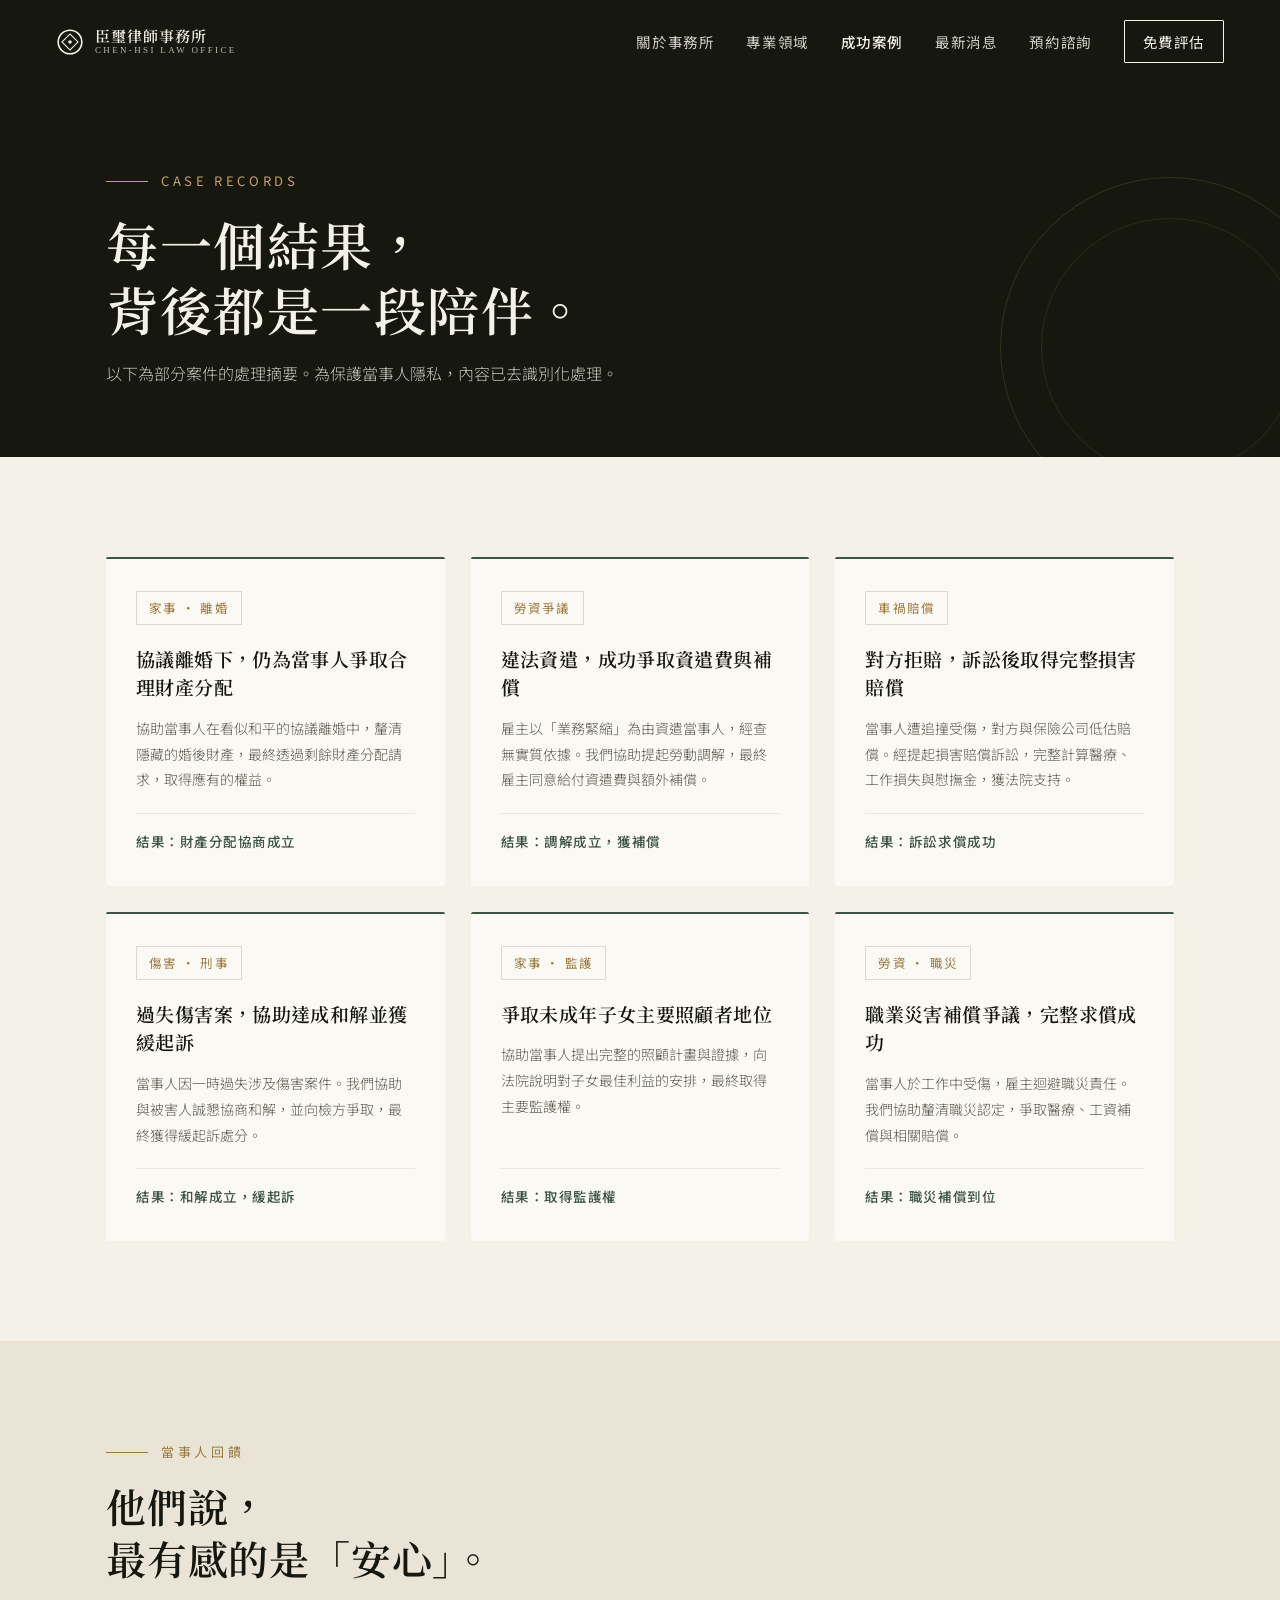
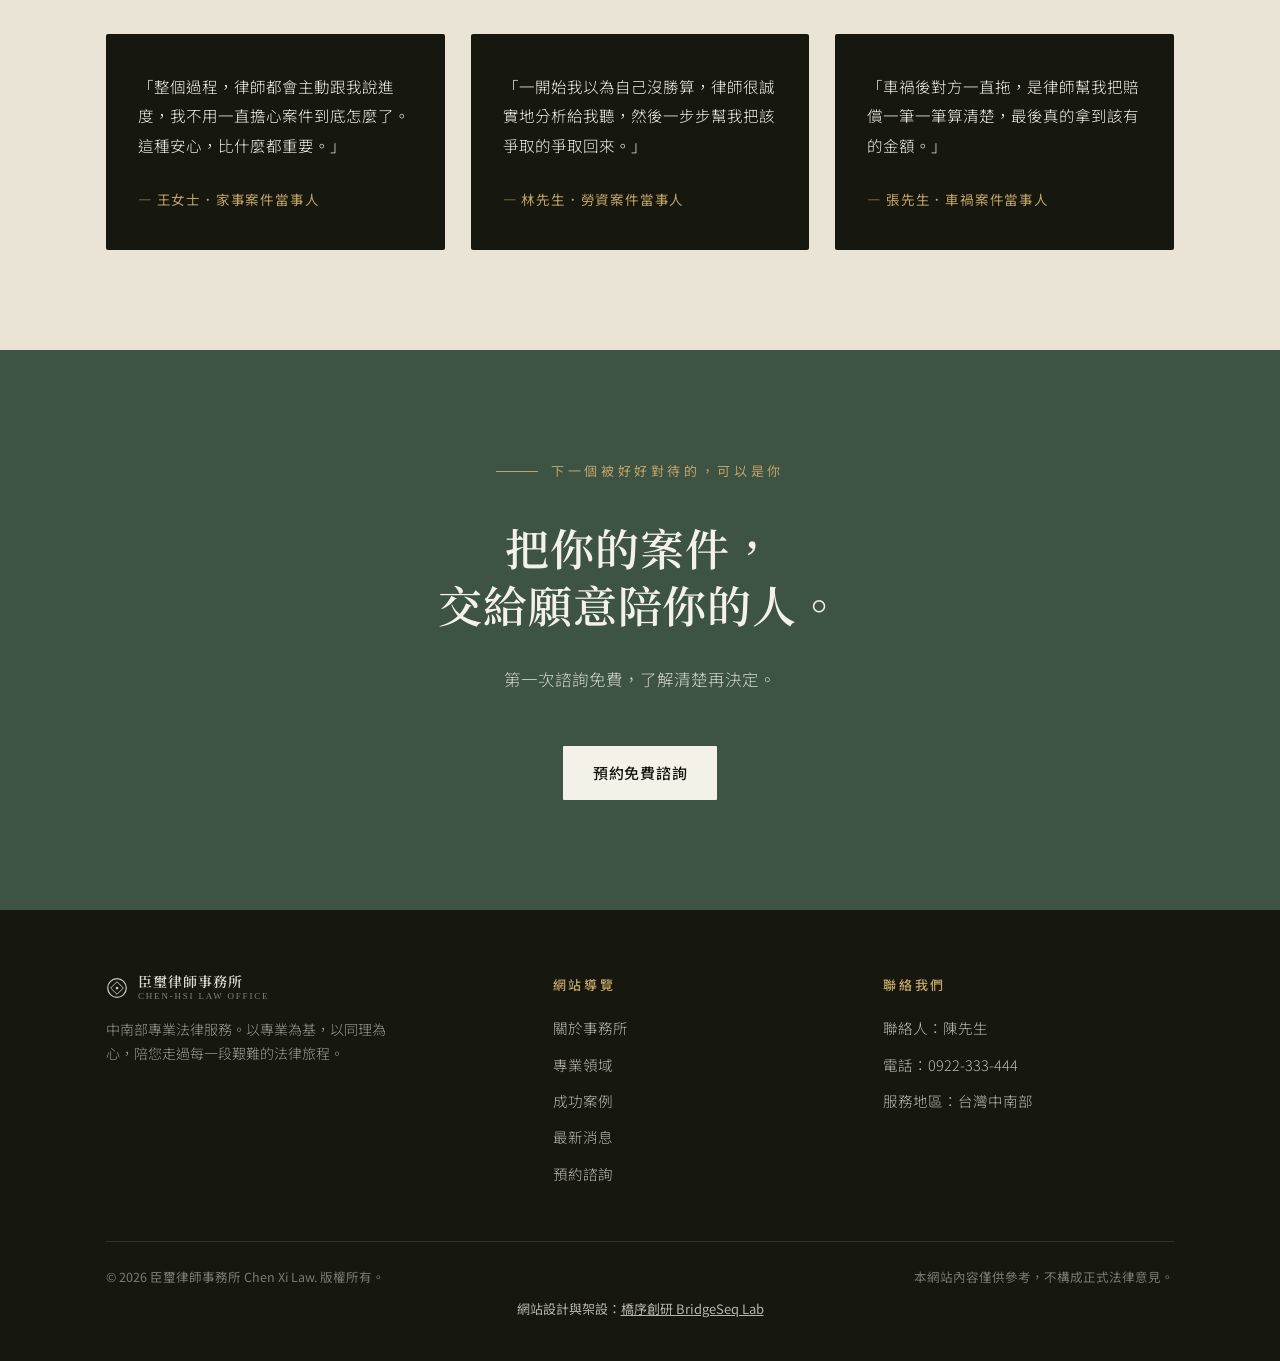
<file: cases.html>
<!DOCTYPE html>
<html lang="zh-Hant">
<head>
<meta charset="UTF-8">
<meta name="viewport" content="width=device-width, initial-scale=1.0">
<title>成功案例｜實務經驗分享 — 臣璽律師事務所</title>
<meta name="description" content="臣璽律師事務所部分成功案例與當事人回饋。涵蓋家事、勞資、車禍與刑事案件，呈現我們如何以務實策略，為當事人爭取最好的結果。">
<link rel="preconnect" href="https://fonts.googleapis.com">
<link rel="preconnect" href="https://fonts.gstatic.com" crossorigin>
<link href="https://fonts.googleapis.com/css2?family=Noto+Sans+TC:wght@300;400;500;700&family=Noto+Serif+TC:wght@500;600;700&display=swap" rel="stylesheet">
<link rel="stylesheet" href="styles.css">
<link rel="stylesheet" href="home.css">

<link rel="icon" type="image/png" href="https://d8j0ntlcm91z4.cloudfront.net/user_3Eqjq0zwo7LwUKMWfh8ca0nVfbA/hf_20260615_162936_9c00fbf4-45fc-4cff-9be5-59497f825af5.png">
<link rel="apple-touch-icon" href="https://d8j0ntlcm91z4.cloudfront.net/user_3Eqjq0zwo7LwUKMWfh8ca0nVfbA/hf_20260615_162936_9c00fbf4-45fc-4cff-9be5-59497f825af5.png">

<meta property="og:image" content="https://d8j0ntlcm91z4.cloudfront.net/user_3Eqjq0zwo7LwUKMWfh8ca0nVfbA/hf_20260615_162837_d9a1e976-7279-444d-bec0-a542d71a141f.png">
</head>
<body>

<header class="site-header solid">
  <a class="brand" href="index.html"><svg viewBox="0 0 32 32" width="28" height="28" fill="none" xmlns="http://www.w3.org/2000/svg" aria-hidden="true" style="flex-shrink:0"><circle cx="16" cy="16" r="13.5" stroke="currentColor" stroke-width="1.8"/><rect x="9.5" y="9.5" width="13" height="13" stroke="currentColor" stroke-width="1.3" transform="rotate(45 16 16)"/><circle cx="16" cy="16" r="2" fill="currentColor"/></svg><span class="brand-texts"><span class="brand-cn">臣璽律師事務所</span><span class="brand-en">Chen-Hsi Law Office</span></span></a>
  <nav class="nav">
    <a href="about.html">關於事務所</a>
    <a href="services.html">專業領域</a>
    <a href="cases.html" class="active">成功案例</a>
    <a href="news.html">最新消息</a>
    <a href="contact.html">預約諮詢</a>
    <a class="nav-cta" href="contact.html">免費評估</a>
  </nav>
  <button class="menu-btn" aria-label="開啟選單"><svg width="22" height="16" viewBox="0 0 22 16" fill="none" aria-hidden="true"><line x1="0" y1="1" x2="22" y2="1" stroke="currentColor" stroke-width="1.8"/><line x1="0" y1="8" x2="22" y2="8" stroke="currentColor" stroke-width="1.8"/><line x1="0" y1="15" x2="22" y2="15" stroke="currentColor" stroke-width="1.8"/></svg></button>
</header>
<div class="mobile-nav">
  <button class="close" aria-label="關閉選單"><svg width="18" height="18" viewBox="0 0 18 18" fill="none" aria-hidden="true"><line x1="1" y1="1" x2="17" y2="17" stroke="currentColor" stroke-width="1.8"/><line x1="17" y1="1" x2="1" y2="17" stroke="currentColor" stroke-width="1.8"/></svg></button>
  <a href="about.html">關於事務所</a><a href="services.html">專業領域</a><a href="cases.html">成功案例</a>
    <a href="news.html">最新消息</a><a href="contact.html">預約諮詢</a>
</div>

<section class="page-hero">
  <div class="wrap">
    <div class="eyebrow"><span class="rule"></span><span>CASE RECORDS</span></div>
    <h1>每一個結果，<br>背後都是一段陪伴。</h1>
    <p>以下為部分案件的處理摘要。為保護當事人隱私，內容已去識別化處理。</p>
  </div>
  <div class="deco"></div>
</section>

<section class="cases-section">
  <div class="wrap">
    <div class="cases-grid">
      <article class="case-card reveal"><div class="case-tag">家事 · 離婚</div><h3>協議離婚下，仍為當事人爭取合理財產分配</h3><p>協助當事人在看似和平的協議離婚中，釐清隱藏的婚後財產，最終透過剩餘財產分配請求，取得應有的權益。</p><div class="case-result">結果：財產分配協商成立</div></article>
      <article class="case-card reveal"><div class="case-tag">勞資爭議</div><h3>違法資遣，成功爭取資遣費與補償</h3><p>雇主以「業務緊縮」為由資遣當事人，經查無實質依據。我們協助提起勞動調解，最終雇主同意給付資遣費與額外補償。</p><div class="case-result">結果：調解成立，獲補償</div></article>
      <article class="case-card reveal"><div class="case-tag">車禍賠償</div><h3>對方拒賠，訴訟後取得完整損害賠償</h3><p>當事人遭追撞受傷，對方與保險公司低估賠償。經提起損害賠償訴訟，完整計算醫療、工作損失與慰撫金，獲法院支持。</p><div class="case-result">結果：訴訟求償成功</div></article>
      <article class="case-card reveal"><div class="case-tag">傷害 · 刑事</div><h3>過失傷害案，協助達成和解並獲緩起訴</h3><p>當事人因一時過失涉及傷害案件。我們協助與被害人誠懇協商和解，並向檢方爭取，最終獲得緩起訴處分。</p><div class="case-result">結果：和解成立，緩起訴</div></article>
      <article class="case-card reveal"><div class="case-tag">家事 · 監護</div><h3>爭取未成年子女主要照顧者地位</h3><p>協助當事人提出完整的照顧計畫與證據，向法院說明對子女最佳利益的安排，最終取得主要監護權。</p><div class="case-result">結果：取得監護權</div></article>
      <article class="case-card reveal"><div class="case-tag">勞資 · 職災</div><h3>職業災害補償爭議，完整求償成功</h3><p>當事人於工作中受傷，雇主迴避職災責任。我們協助釐清職災認定，爭取醫療、工資補償與相關賠償。</p><div class="case-result">結果：職災補償到位</div></article>
    </div>
  </div>
</section>

<section class="testi-section">
  <div class="wrap">
    <div class="areas-head reveal" style="max-width:600px;margin-bottom:50px">
      <div class="eyebrow"><span class="rule"></span><span>當事人回饋</span></div>
      <h2 class="section-title">他們說，<br>最有感的是「安心」。</h2>
    </div>
    <div class="testi-grid">
      <blockquote class="testi-card reveal"><p>「整個過程，律師都會主動跟我說進度，我不用一直擔心案件到底怎麼了。這種安心，比什麼都重要。」</p><cite>— 王女士．家事案件當事人</cite></blockquote>
      <blockquote class="testi-card reveal"><p>「一開始我以為自己沒勝算，律師很誠實地分析給我聽，然後一步步幫我把該爭取的爭取回來。」</p><cite>— 林先生．勞資案件當事人</cite></blockquote>
      <blockquote class="testi-card reveal"><p>「車禍後對方一直拖，是律師幫我把賠償一筆一筆算清楚，最後真的拿到該有的金額。」</p><cite>— 張先生．車禍案件當事人</cite></blockquote>
    </div>
  </div>
</section>

<section class="home-cta">
  <div class="wrap home-cta-inner reveal">
    <div class="eyebrow cta-eyebrow"><span class="rule"></span><span>下一個被好好對待的，可以是你</span></div>
    <h2 class="serif">把你的案件，<br>交給願意陪你的人。</h2>
    <p>第一次諮詢免費，了解清楚再決定。</p>
    <a href="contact.html" class="btn-primary">預約免費諮詢</a>
  </div>
</section>

<footer class="site-footer">
  <div class="wrap">
    <div class="footer-grid">
      <div class="footer-brand"><div class="footer-logo-img" style="display:flex;align-items:center;gap:10px"><svg viewBox="0 0 32 32" width="22" height="22" fill="none" xmlns="http://www.w3.org/2000/svg" aria-hidden="true" style="flex-shrink:0;color:rgba(244,241,233,.8)"><circle cx="16" cy="16" r="13.5" stroke="currentColor" stroke-width="1.8"/><rect x="9.5" y="9.5" width="13" height="13" stroke="currentColor" stroke-width="1.3" transform="rotate(45 16 16)"/><circle cx="16" cy="16" r="2" fill="currentColor"/></svg><span style="display:flex;flex-direction:column;gap:2px"><span style="font-family:'Noto Serif TC',serif;font-size:14px;font-weight:600;color:rgba(244,241,233,.9);letter-spacing:.07em;line-height:1.1">臣璽律師事務所</span><span style="font-size:9px;letter-spacing:.2em;color:rgba(244,241,233,.5);text-transform:uppercase;font-family:Georgia,serif;line-height:1">Chen-Hsi Law Office</span></span></div><p>中南部專業法律服務。以專業為基，以同理為心，陪您走過每一段艱難的法律旅程。</p></div>
      <div class="footer-col"><h4>網站導覽</h4><a href="about.html">關於事務所</a><a href="services.html">專業領域</a><a href="cases.html">成功案例</a>
    <a href="news.html">最新消息</a><a href="contact.html">預約諮詢</a></div>
      <div class="footer-col"><h4>聯絡我們</h4><p>聯絡人：陳先生</p><p>電話：0922-333-444</p><p>服務地區：台灣中南部</p></div>
    </div>
    <div class="footer-bottom"><span>© 2026 臣璽律師事務所 Chen Xi Law. 版權所有。</span><span>本網站內容僅供參考，不構成正式法律意見。</span></div>
  </div>
  <div class="bsl-credit" style="text-align:center;padding:10px 16px;font-size:13px;opacity:0.72;">網站設計與架設：<a href="https://bridgeseqlab.com" target="_blank" rel="noopener" style="color:inherit;text-decoration:underline;">橋序創研 BridgeSeq Lab</a></div>
</footer>

<style>
.cases-section{padding:clamp(60px,8vw,100px) 0;background:var(--paper)}
.cases-grid{display:grid;grid-template-columns:repeat(3,1fr);gap:26px}
.case-card{background:var(--paper-card);border-radius:2px;padding:32px 30px;border-top:2px solid var(--jade);display:flex;flex-direction:column}
.case-tag{display:inline-block;align-self:flex-start;font-size:12.5px;letter-spacing:.1em;color:var(--gold);border:1px solid var(--line);padding:5px 12px;border-radius:1px;margin-bottom:20px}
.case-card h3{font-family:"Noto Serif TC",serif;font-size:19px;font-weight:600;line-height:1.5;margin-bottom:14px;letter-spacing:.02em}
.case-card p{font-size:14px;color:var(--muted);font-weight:300;line-height:1.85;margin-bottom:20px;flex:1}
.case-result{font-size:13.5px;color:var(--jade);font-weight:500;letter-spacing:.04em;padding-top:16px;border-top:1px solid var(--line-soft)}
.testi-section{padding:clamp(60px,8vw,100px) 0;background:var(--paper-deep)}
.testi-grid{display:grid;grid-template-columns:repeat(3,1fr);gap:26px}
.testi-card{background:var(--ink);color:var(--paper);padding:38px 32px;border-radius:2px}
.testi-card p{font-size:15.5px;line-height:1.9;font-weight:300;margin-bottom:24px}
.testi-card cite{font-style:normal;font-size:13.5px;color:var(--gold-light);letter-spacing:.06em}
@media(max-width:860px){.cases-grid{grid-template-columns:1fr}.testi-grid{grid-template-columns:1fr}}
</style>
<script src="main.js"></script>
</body>
</html>
</file>
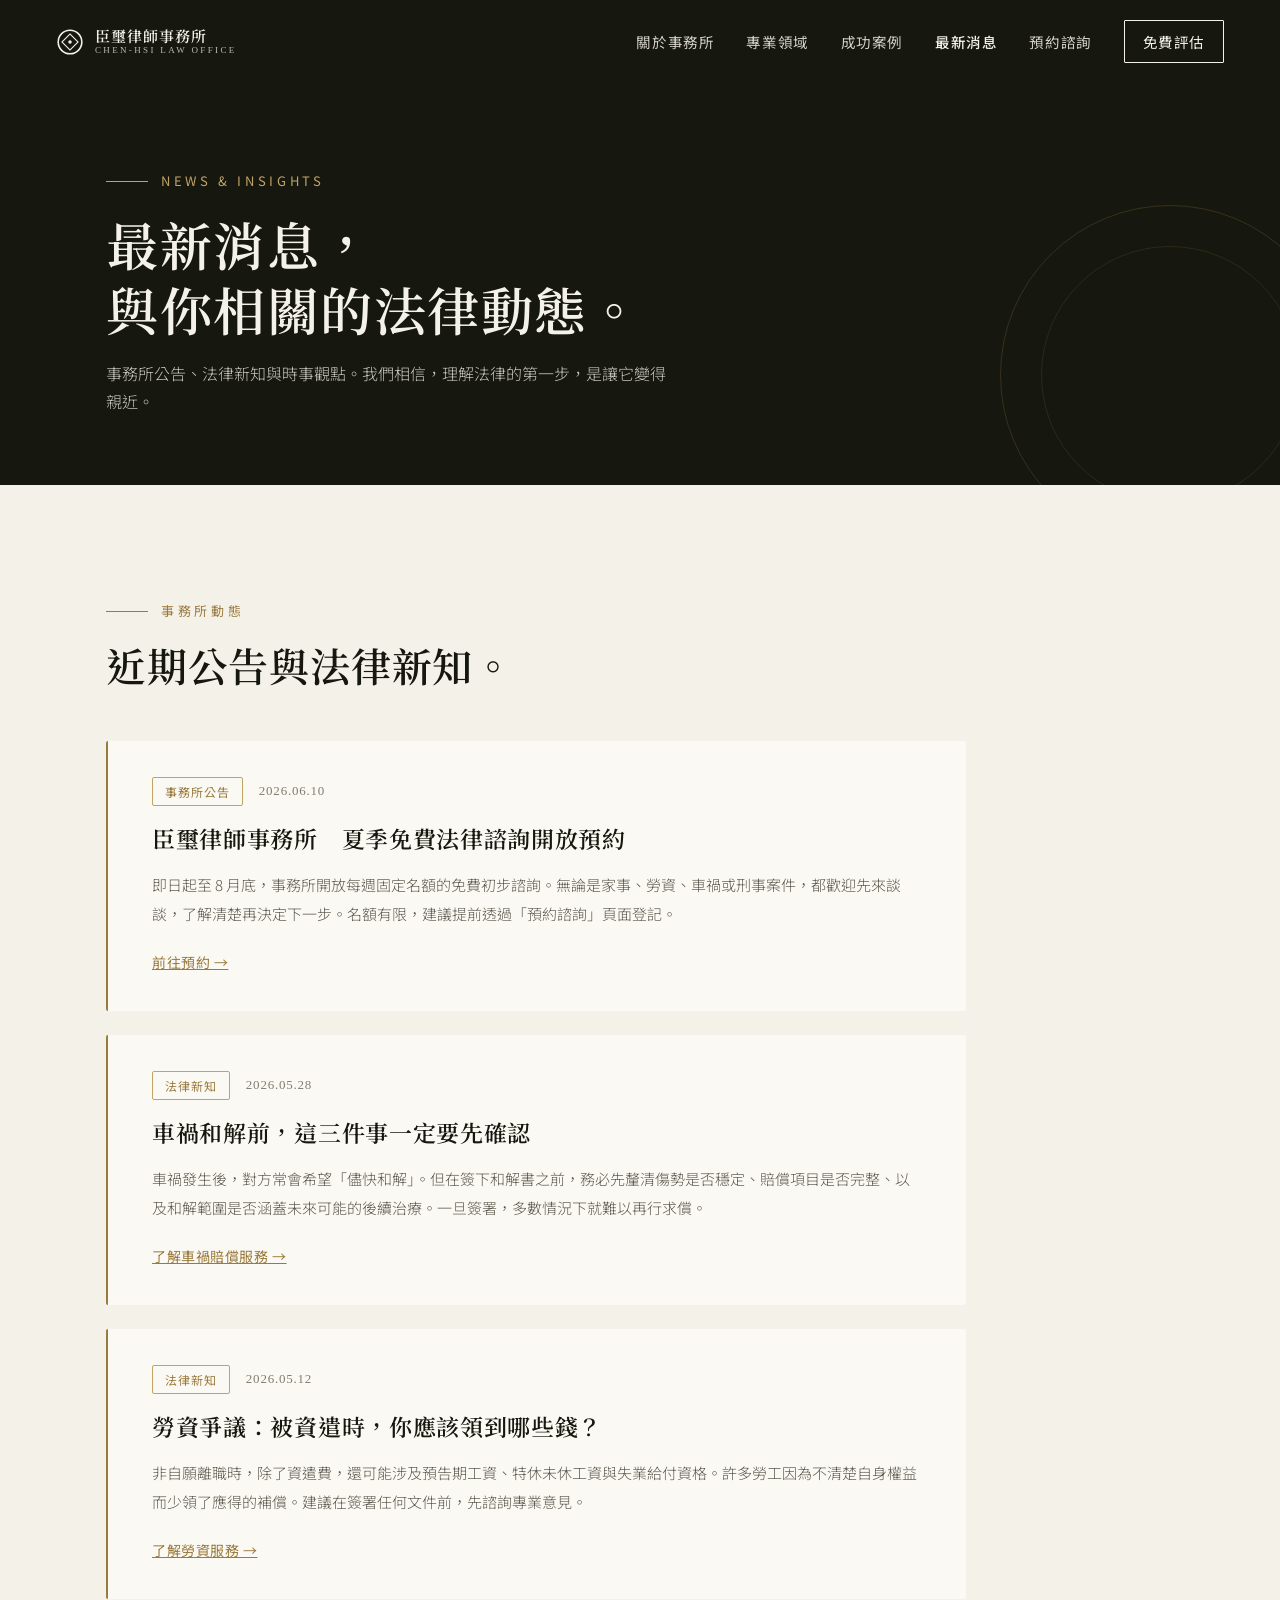
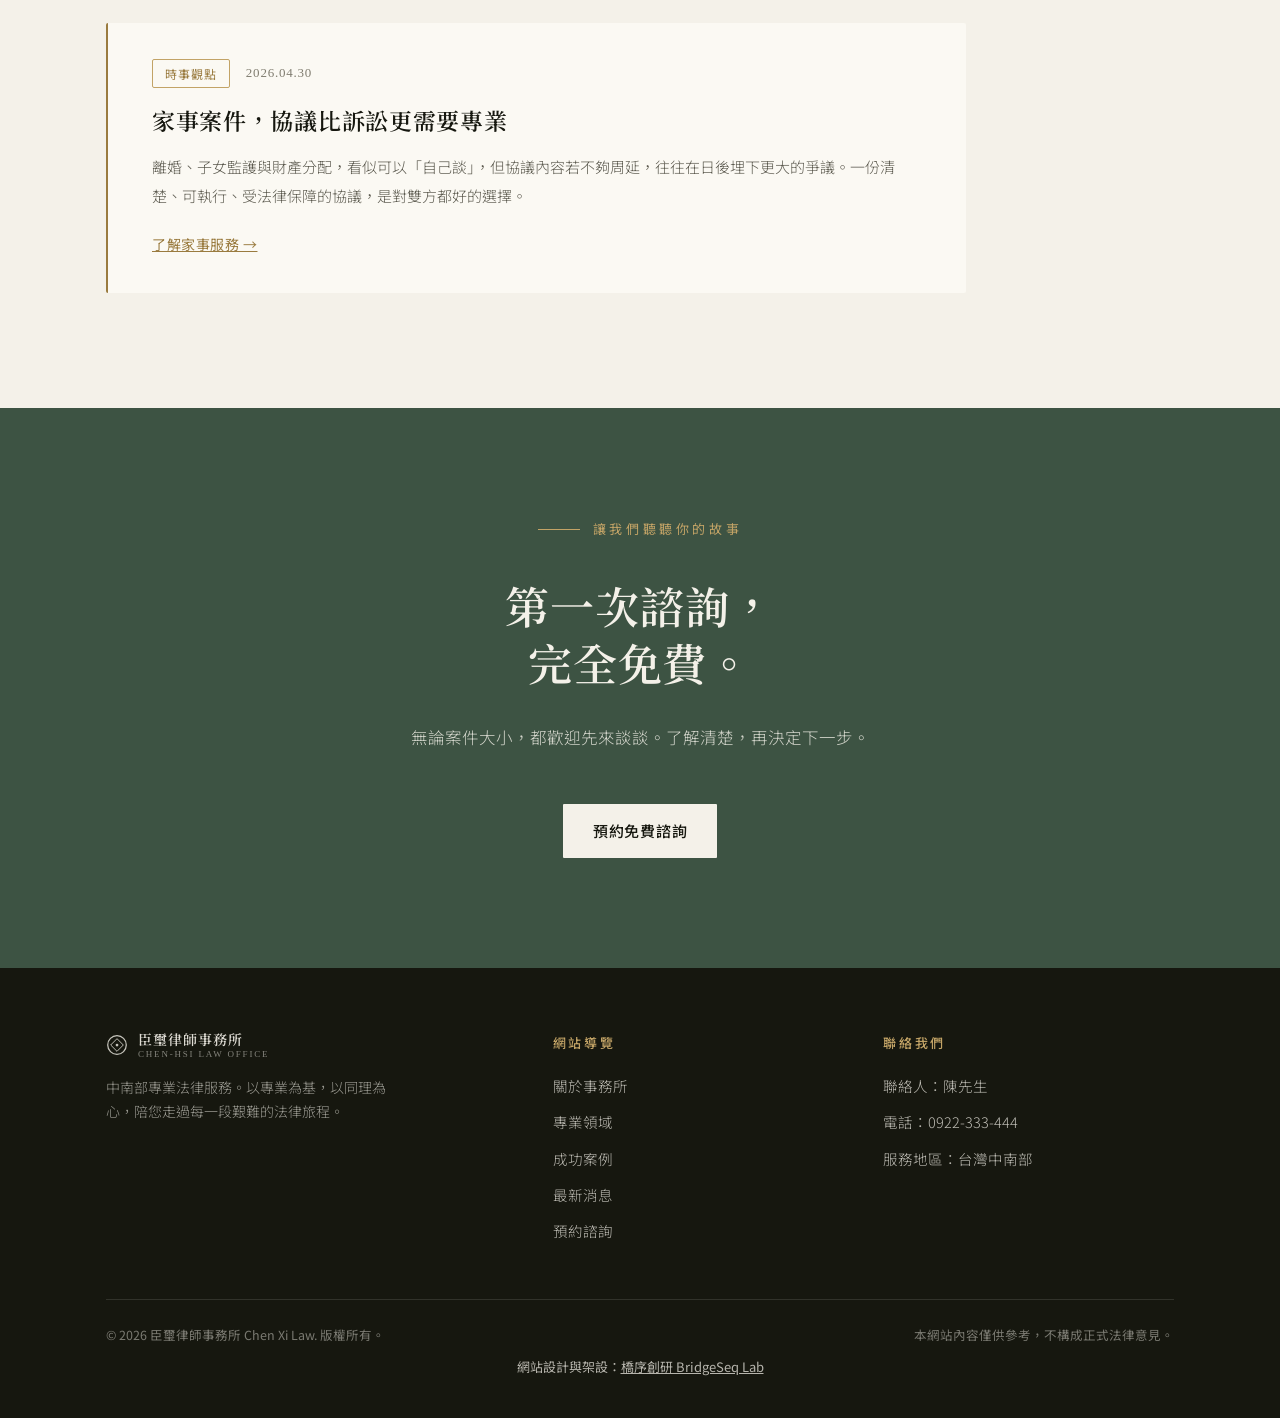
<file: news.html>
<!DOCTYPE html>
<html lang="zh-Hant">
<head>
<meta charset="UTF-8">
<meta name="viewport" content="width=device-width, initial-scale=1.0">
<title>最新消息｜事務所公告與法律新知 — 臣璽律師事務所</title>
<meta name="description" content="臣璽律師事務所最新消息：事務所公告、法律新知、案例分享與時事法律觀點，陪您掌握與生活相關的法律動態。">
<link rel="preconnect" href="https://fonts.googleapis.com">
<link rel="preconnect" href="https://fonts.gstatic.com" crossorigin>
<link href="https://fonts.googleapis.com/css2?family=Noto+Sans+TC:wght@300;400;500;700&family=Noto+Serif+TC:wght@500;600;700&display=swap" rel="stylesheet">
<link rel="stylesheet" href="styles.css">
<link rel="stylesheet" href="home.css">

<link rel="icon" type="image/png" href="https://d8j0ntlcm91z4.cloudfront.net/user_3Eqjq0zwo7LwUKMWfh8ca0nVfbA/hf_20260615_162936_9c00fbf4-45fc-4cff-9be5-59497f825af5.png">
<link rel="apple-touch-icon" href="https://d8j0ntlcm91z4.cloudfront.net/user_3Eqjq0zwo7LwUKMWfh8ca0nVfbA/hf_20260615_162936_9c00fbf4-45fc-4cff-9be5-59497f825af5.png">

<meta property="og:image" content="https://d8j0ntlcm91z4.cloudfront.net/user_3Eqjq0zwo7LwUKMWfh8ca0nVfbA/hf_20260615_162837_d9a1e976-7279-444d-bec0-a542d71a141f.png">
</head>
<body>

<header class="site-header solid">
  <a class="brand" href="index.html"><svg viewBox="0 0 32 32" width="28" height="28" fill="none" xmlns="http://www.w3.org/2000/svg" aria-hidden="true" style="flex-shrink:0"><circle cx="16" cy="16" r="13.5" stroke="currentColor" stroke-width="1.8"/><rect x="9.5" y="9.5" width="13" height="13" stroke="currentColor" stroke-width="1.3" transform="rotate(45 16 16)"/><circle cx="16" cy="16" r="2" fill="currentColor"/></svg><span class="brand-texts"><span class="brand-cn">臣璽律師事務所</span><span class="brand-en">Chen-Hsi Law Office</span></span></a>
  <nav class="nav">
    <a href="about.html">關於事務所</a>
    <a href="services.html">專業領域</a>
    <a href="cases.html">成功案例</a>
    <a href="news.html" class="active">最新消息</a>
    <a href="contact.html">預約諮詢</a>
    <a class="nav-cta" href="contact.html">免費評估</a>
  </nav>
  <button class="menu-btn" aria-label="開啟選單"><svg width="22" height="16" viewBox="0 0 22 16" fill="none" aria-hidden="true"><line x1="0" y1="1" x2="22" y2="1" stroke="currentColor" stroke-width="1.8"/><line x1="0" y1="8" x2="22" y2="8" stroke="currentColor" stroke-width="1.8"/><line x1="0" y1="15" x2="22" y2="15" stroke="currentColor" stroke-width="1.8"/></svg></button>
</header>
<div class="mobile-nav">
  <button class="close" aria-label="關閉選單"><svg width="18" height="18" viewBox="0 0 18 18" fill="none" aria-hidden="true"><line x1="1" y1="1" x2="17" y2="17" stroke="currentColor" stroke-width="1.8"/><line x1="17" y1="1" x2="1" y2="17" stroke="currentColor" stroke-width="1.8"/></svg></button>
  <a href="about.html">關於事務所</a><a href="services.html">專業領域</a><a href="cases.html">成功案例</a><a href="news.html">最新消息</a><a href="contact.html">預約諮詢</a>
</div>

<section class="page-hero">
  <div class="wrap">
    <div class="eyebrow"><span class="rule"></span><span>NEWS &amp; INSIGHTS</span></div>
    <h1>最新消息，<br>與你相關的法律動態。</h1>
    <p>事務所公告、法律新知與時事觀點。我們相信，理解法律的第一步，是讓它變得親近。</p>
  </div>
  <div class="deco"></div>
</section>

<section class="news-section">
  <div class="wrap">
    <div class="areas-head reveal" style="max-width:620px;margin-bottom:50px">
      <div class="eyebrow"><span class="rule"></span><span>事務所動態</span></div>
      <h2 class="section-title">近期公告與法律新知。</h2>
    </div>
    <div class="news-list">

      <article class="news-card reveal">
        <div class="news-meta"><span class="news-tag">事務所公告</span><time>2026.06.10</time></div>
        <h3>臣璽律師事務所　夏季免費法律諮詢開放預約</h3>
        <p>即日起至 8 月底，事務所開放每週固定名額的免費初步諮詢。無論是家事、勞資、車禍或刑事案件，都歡迎先來談談，了解清楚再決定下一步。名額有限，建議提前透過「預約諮詢」頁面登記。</p>
        <a href="contact.html" class="news-more">前往預約 →</a>
      </article>

      <article class="news-card reveal">
        <div class="news-meta"><span class="news-tag">法律新知</span><time>2026.05.28</time></div>
        <h3>車禍和解前，這三件事一定要先確認</h3>
        <p>車禍發生後，對方常會希望「儘快和解」。但在簽下和解書之前，務必先釐清傷勢是否穩定、賠償項目是否完整、以及和解範圍是否涵蓋未來可能的後續治療。一旦簽署，多數情況下就難以再行求償。</p>
        <a href="services.html" class="news-more">了解車禍賠償服務 →</a>
      </article>

      <article class="news-card reveal">
        <div class="news-meta"><span class="news-tag">法律新知</span><time>2026.05.12</time></div>
        <h3>勞資爭議：被資遣時，你應該領到哪些錢？</h3>
        <p>非自願離職時，除了資遣費，還可能涉及預告期工資、特休未休工資與失業給付資格。許多勞工因為不清楚自身權益而少領了應得的補償。建議在簽署任何文件前，先諮詢專業意見。</p>
        <a href="services.html" class="news-more">了解勞資服務 →</a>
      </article>

      <article class="news-card reveal">
        <div class="news-meta"><span class="news-tag">時事觀點</span><time>2026.04.30</time></div>
        <h3>家事案件，協議比訴訟更需要專業</h3>
        <p>離婚、子女監護與財產分配，看似可以「自己談」，但協議內容若不夠周延，往往在日後埋下更大的爭議。一份清楚、可執行、受法律保障的協議，是對雙方都好的選擇。</p>
        <a href="services.html" class="news-more">了解家事服務 →</a>
      </article>

    </div>
  </div>
</section>

<section class="home-cta">
  <div class="wrap home-cta-inner reveal">
    <div class="eyebrow cta-eyebrow"><span class="rule"></span><span>讓我們聽聽你的故事</span></div>
    <h2 class="serif">第一次諮詢，<br>完全免費。</h2>
    <p>無論案件大小，都歡迎先來談談。了解清楚，再決定下一步。</p>
    <a href="contact.html" class="btn-primary">預約免費諮詢</a>
  </div>
</section>

<footer class="site-footer">
  <div class="wrap">
    <div class="footer-grid">
      <div class="footer-brand"><div class="footer-logo-img" style="display:flex;align-items:center;gap:10px"><svg viewBox="0 0 32 32" width="22" height="22" fill="none" xmlns="http://www.w3.org/2000/svg" aria-hidden="true" style="flex-shrink:0;color:rgba(244,241,233,.8)"><circle cx="16" cy="16" r="13.5" stroke="currentColor" stroke-width="1.8"/><rect x="9.5" y="9.5" width="13" height="13" stroke="currentColor" stroke-width="1.3" transform="rotate(45 16 16)"/><circle cx="16" cy="16" r="2" fill="currentColor"/></svg><span style="display:flex;flex-direction:column;gap:2px"><span style="font-family:'Noto Serif TC',serif;font-size:14px;font-weight:600;color:rgba(244,241,233,.9);letter-spacing:.07em;line-height:1.1">臣璽律師事務所</span><span style="font-size:9px;letter-spacing:.2em;color:rgba(244,241,233,.5);text-transform:uppercase;font-family:Georgia,serif;line-height:1">Chen-Hsi Law Office</span></span></div><p>中南部專業法律服務。以專業為基，以同理為心，陪您走過每一段艱難的法律旅程。</p></div>
      <div class="footer-col"><h4>網站導覽</h4><a href="about.html">關於事務所</a><a href="services.html">專業領域</a><a href="cases.html">成功案例</a><a href="news.html">最新消息</a><a href="contact.html">預約諮詢</a></div>
      <div class="footer-col"><h4>聯絡我們</h4><p>聯絡人：陳先生</p><p>電話：0922-333-444</p><p>服務地區：台灣中南部</p></div>
    </div>
    <div class="footer-bottom"><span>© 2026 臣璽律師事務所 Chen Xi Law. 版權所有。</span><span>本網站內容僅供參考，不構成正式法律意見。</span></div>
  </div>
  <div class="bsl-credit" style="text-align:center;padding:10px 16px;font-size:13px;opacity:0.72;">網站設計與架設：<a href="https://bridgeseqlab.com" target="_blank" rel="noopener" style="color:inherit;text-decoration:underline;">橋序創研 BridgeSeq Lab</a></div>
</footer>

<style>
.news-section{padding:clamp(70px,9vw,120px) 0;background:var(--paper)}
.news-list{display:flex;flex-direction:column;gap:24px;max-width:860px}
.news-card{background:var(--paper-card);padding:36px clamp(28px,4vw,44px);border-radius:2px;border-left:2px solid var(--gold);transition:box-shadow .3s,transform .3s}
.news-card:hover{box-shadow:var(--shadow);transform:translateY(-2px)}
.news-meta{display:flex;align-items:center;gap:16px;margin-bottom:16px}
.news-tag{font-size:12px;letter-spacing:.08em;color:var(--gold);border:1px solid var(--gold-light);border-radius:2px;padding:3px 12px}
.news-meta time{font-size:13px;color:var(--muted-light);letter-spacing:.06em;font-family:Georgia,serif}
.news-card h3{font-family:"Noto Serif TC",serif;font-size:clamp(19px,2.4vw,23px);font-weight:600;letter-spacing:.03em;line-height:1.5;margin-bottom:14px;color:var(--ink)}
.news-card p{font-size:15px;color:var(--muted);font-weight:300;line-height:1.95;margin-bottom:18px}
.news-more{font-size:14px;color:var(--gold);letter-spacing:.04em;transition:color .25s}
.news-more:hover{color:var(--ink)}
@media(max-width:860px){.news-card{padding:30px 24px}}
</style>
<script src="main.js"></script>
</body>
</html>
</file>
<file: styles.css>
/* ============================================
   臣璽律師事務所 — 全站共用樣式
   設計：墨黑 × 米白紙感 × 黛綠 × 暖金
   ============================================ */
:root{
  --ink:#16170f;
  --ink-soft:#2a2b20;
  --paper:#f4f1e9;
  --paper-deep:#e9e4d6;
  --paper-card:#fbf9f3;
  --jade:#3d5343;
  --jade-light:#5a7060;
  --gold:#9a7b3f;
  --gold-light:#c2a366;
  --line:rgba(22,23,15,.14);
  --line-soft:rgba(22,23,15,.08);
  --muted:#5c5a4f;
  --muted-light:#807d70;
  --shadow:0 18px 50px -24px rgba(22,23,15,.4);
}
*{margin:0;padding:0;box-sizing:border-box}
html{scroll-behavior:smooth}
body{
  font-family:"Noto Sans TC","PingFang TC","Microsoft JhengHei",sans-serif;
  background:var(--paper);
  color:var(--ink);
  -webkit-font-smoothing:antialiased;
  line-height:1.75;
}
.serif{font-family:"Noto Serif TC","Songti TC",serif}
a{color:inherit}
img{display:block;max-width:100%}

/* layout */
.wrap{max-width:1180px;margin:0 auto;padding:0 clamp(20px,5vw,56px)}
section{position:relative}

/* ---------- header ---------- */
.site-header{
  position:fixed;top:0;left:0;right:0;z-index:100;
  display:flex;align-items:center;justify-content:space-between;
  padding:20px clamp(20px,5vw,56px);
  transition:background .35s, padding .35s, box-shadow .35s;
}
.site-header.solid{
  background:rgba(244,241,233,.92);
  backdrop-filter:blur(10px);
  box-shadow:0 1px 0 var(--line-soft);
  padding:14px clamp(20px,5vw,56px);
}
.brand{display:flex;align-items:center;gap:11px;text-decoration:none;color:var(--paper);transition:color .35s}
.site-header.solid .brand{color:var(--ink)}

.site-header.solid .brand .mark{font-family:"Noto Serif TC",serif;font-size:24px;font-weight:600;letter-spacing:.08em}
.brand .en{font-size:10.5px;letter-spacing:.34em;opacity:.7;text-transform:uppercase}
/* SVG brand mark + text */
.brand-texts{display:flex;flex-direction:column;gap:3px}
.brand-cn{font-family:"Noto Serif TC","PingFang TC",serif;font-size:15px;font-weight:600;letter-spacing:.07em;line-height:1}
.brand-en{font-size:9px;letter-spacing:.26em;opacity:.75;text-transform:uppercase;font-family:Georgia,serif;line-height:1}
.nav{display:flex;gap:32px;align-items:center}
.nav a{text-decoration:none;font-size:14.5px;letter-spacing:.04em;color:var(--paper);opacity:.85;transition:opacity .25s,color .35s}
.site-header.solid .nav a{color:var(--ink)}
.nav a:hover{opacity:1}
.nav a.active{opacity:1;font-weight:500}
.nav-cta{border:1px solid currentColor;padding:8px 18px;border-radius:1px;opacity:1!important;transition:background .25s,color .25s}
.nav-cta:hover{background:var(--gold);border-color:var(--gold);color:var(--paper)!important}
.menu-btn{display:none;background:none;border:none;font-size:24px;cursor:pointer;color:inherit}

/* mobile nav */
.mobile-nav{
  position:fixed;inset:0;z-index:99;background:var(--ink);
  display:flex;flex-direction:column;align-items:center;justify-content:center;gap:8px;
  opacity:0;pointer-events:none;transition:opacity .35s;
}
.mobile-nav.open{opacity:1;pointer-events:auto}
.mobile-nav a{color:var(--paper);text-decoration:none;font-size:22px;font-family:"Noto Serif TC",serif;padding:14px;letter-spacing:.08em}
.mobile-nav .close{position:absolute;top:24px;right:28px;font-size:30px;color:var(--paper);background:none;border:none;cursor:pointer}

/* ---------- page hero (inner pages) ---------- */
.page-hero{
  padding:170px 0 70px;background:var(--ink);color:var(--paper);position:relative;overflow:hidden;
}
.page-hero .eyebrow{color:var(--gold-light)}
.page-hero h1{font-family:"Noto Serif TC",serif;font-size:clamp(33px,5vw,52px);font-weight:600;letter-spacing:.03em;margin-top:18px;line-height:1.25}
.page-hero p{color:rgba(244,241,233,.8);margin-top:18px;max-width:560px;font-weight:300}
.page-hero .deco{position:absolute;right:-60px;bottom:-60px;width:340px;height:340px;border:1px solid rgba(154,123,63,.25);border-radius:50%}
.page-hero .deco::after{content:"";position:absolute;inset:40px;border:1px solid rgba(154,123,63,.18);border-radius:50%}

/* shared bits */
.eyebrow{display:flex;align-items:center;gap:13px;font-size:13px;letter-spacing:.28em;color:var(--gold)}
.eyebrow .rule{width:42px;height:1px;background:currentColor;flex-shrink:0}
.section-title{font-family:"Noto Serif TC",serif;font-size:clamp(27px,3.6vw,40px);font-weight:600;letter-spacing:.02em;line-height:1.3;margin-top:16px}
.lead{color:var(--muted);font-size:16.5px;font-weight:300;max-width:620px;margin-top:18px}

.btn-primary{
  display:inline-block;background:var(--ink);color:var(--paper);
  padding:14px 30px;text-decoration:none;font-size:15px;letter-spacing:.05em;
  border-radius:1px;font-weight:500;transition:background .25s,transform .25s;border:none;cursor:pointer;
}
.btn-primary:hover{background:var(--gold);transform:translateY(-2px)}
.btn-ghost{
  display:inline-flex;align-items:center;gap:9px;color:var(--ink);text-decoration:none;
  font-size:15px;letter-spacing:.04em;border-bottom:1px solid var(--gold);padding-bottom:3px;transition:gap .25s;
}
.btn-ghost:hover{gap:14px}

/* ---------- footer ---------- */
.site-footer{background:var(--ink);color:var(--paper);padding:64px 0 30px;margin-top:0}
.footer-grid{display:grid;grid-template-columns:1.4fr 1fr 1fr;gap:40px;padding-bottom:44px;border-bottom:1px solid rgba(244,241,233,.12)}
.footer-brand .mark{font-family:"Noto Serif TC",serif;font-size:26px;font-weight:600;letter-spacing:.08em}
.footer-brand p{color:rgba(244,241,233,.6);font-size:14px;margin-top:16px;font-weight:300;max-width:300px}
.footer-col h4{font-size:13px;letter-spacing:.2em;color:var(--gold-light);margin-bottom:18px;font-weight:500}
.footer-col a,.footer-col p{display:block;color:rgba(244,241,233,.75);text-decoration:none;font-size:14.5px;margin-bottom:11px;font-weight:300;transition:color .2s}
.footer-col a:hover{color:var(--paper)}
.footer-bottom{padding-top:24px;display:flex;justify-content:space-between;flex-wrap:wrap;gap:10px;font-size:12.5px;color:rgba(244,241,233,.45)}

/* reveal on scroll */
.reveal{opacity:0;transform:translateY(26px);transition:opacity .8s cubic-bezier(.2,.7,.2,1),transform .8s cubic-bezier(.2,.7,.2,1)}
.reveal.in{opacity:1;transform:none}
@media(prefers-reduced-motion:reduce){.reveal{opacity:1;transform:none;transition:none}}

/* responsive */
@media(max-width:860px){
  .nav{display:none}
  .menu-btn{display:block}
  .footer-grid{grid-template-columns:1fr;gap:30px}
}
</file>
<file: home.css>
/* ============ 首頁專屬樣式 ============ */

/* HERO */
.hero{position:relative;min-height:100vh;display:flex;flex-direction:column;justify-content:center;overflow:hidden}
.hero-bg{
  position:absolute;inset:0;z-index:0;
  background-image:url("https://d8j0ntlcm91z4.cloudfront.net/user_3Eqjq0zwo7LwUKMWfh8ca0nVfbA/hf_20260615_025245_d988541d-dfc1-45c6-aa90-7edff7b0aabc.png");
  background-size:cover;background-position:center right;
}
.hero-overlay{
  position:absolute;inset:0;z-index:1;
  background:linear-gradient(100deg, rgba(18,19,12,.95) 0%, rgba(20,22,15,.82) 40%, rgba(22,26,18,.45) 72%, rgba(22,26,18,.25) 100%);
}
.hero-inner{position:relative;z-index:5;padding-top:120px;padding-bottom:30px;flex:1;display:flex;flex-direction:column;justify-content:center}
.hero-eyebrow{color:var(--gold-light);margin-bottom:28px}
.hero h1{color:var(--paper);font-size:clamp(36px,6vw,74px);font-weight:600;line-height:1.2;letter-spacing:.02em;margin-bottom:30px}
.hero h1 .accent{color:var(--gold-light)}
.hero-lead{color:rgba(244,241,233,.85);font-size:clamp(16px,1.5vw,18.5px);font-weight:300;line-height:1.95;max-width:560px;margin-bottom:42px}
.hero-actions{display:flex;gap:26px;flex-wrap:wrap;align-items:center}
.btn-ghost-light{color:var(--paper);border-bottom-color:var(--gold-light)}

/* practice bar */
.practice-bar{position:relative;z-index:5;display:grid;grid-template-columns:repeat(4,1fr);border-top:1px solid rgba(244,241,233,.16)}
.practice{padding:24px clamp(16px,2.4vw,30px);border-left:1px solid rgba(244,241,233,.13);text-decoration:none;color:var(--paper);transition:background .3s}
.practice:first-child{border-left:none}
.practice:hover{background:rgba(154,123,63,.16)}
.practice .idx{font-size:13px;color:var(--gold-light);letter-spacing:.1em;margin-bottom:8px}
.practice .name{font-size:16.5px;font-weight:500;letter-spacing:.04em;margin-bottom:4px}
.practice .desc{font-size:12.5px;opacity:.6;letter-spacing:.02em}

/* INTRO */
.intro{padding:clamp(70px,9vw,120px) 0;background:var(--paper)}
.intro-grid{display:grid;grid-template-columns:1.05fr .95fr;gap:clamp(40px,6vw,80px);align-items:center}
.intro-text .section-title{margin-bottom:6px}
.intro-stats{display:flex;gap:36px;margin-top:42px;flex-wrap:wrap}
.stat .num{font-size:42px;font-weight:600;color:var(--jade);line-height:1}
.stat .num span{font-size:18px;margin-left:3px;color:var(--gold)}
.stat .label{font-size:13.5px;color:var(--muted);margin-top:8px}
.intro-img{position:relative}
.intro-img img{width:100%;aspect-ratio:4/3;object-fit:cover;border-radius:2px;box-shadow:var(--shadow)}
.img-tag{position:absolute;bottom:18px;left:18px;background:rgba(18,19,12,.82);color:var(--paper);font-size:13px;letter-spacing:.1em;padding:8px 16px;border-radius:1px}

/* PRACTICE AREAS */
.practice-areas{padding:clamp(70px,9vw,120px) 0;background:var(--paper-deep)}
.areas-head{margin-bottom:56px;max-width:600px}
.areas-grid{display:grid;grid-template-columns:1fr 1fr;gap:28px}
.area-card{background:var(--paper-card);border-radius:2px;overflow:hidden;text-decoration:none;color:var(--ink);box-shadow:0 10px 30px -22px rgba(22,23,15,.5);transition:transform .35s,box-shadow .35s;display:flex;flex-direction:column}
.area-card:hover{transform:translateY(-6px);box-shadow:0 26px 50px -28px rgba(22,23,15,.55)}
.area-img{aspect-ratio:16/10;overflow:hidden}
.area-img img{width:100%;height:100%;object-fit:cover;transition:transform .6s}
.area-card:hover .area-img img{transform:scale(1.05)}
.area-body{padding:28px 30px 30px}
.area-idx{font-size:13px;color:var(--gold);letter-spacing:.14em;margin-bottom:10px}
.area-body h3{font-family:"Noto Serif TC",serif;font-size:23px;font-weight:600;margin-bottom:12px;letter-spacing:.03em}
.area-body p{font-size:14.5px;color:var(--muted);font-weight:300;line-height:1.85;margin-bottom:18px}
.area-link{font-size:14px;color:var(--jade);letter-spacing:.04em;font-weight:500}

/* PROCESS */
.process{padding:clamp(70px,9vw,120px) 0;background:var(--ink);color:var(--paper)}
.process .eyebrow{color:var(--gold-light)}
.process .section-title{color:var(--paper)}
.process-grid{display:grid;grid-template-columns:repeat(4,1fr);gap:30px;margin-top:56px}
.step{padding-top:26px;border-top:1px solid rgba(244,241,233,.2)}
.step-num{font-size:34px;color:var(--gold-light);font-weight:600;margin-bottom:16px}
.step h4{font-size:18px;font-weight:500;margin-bottom:12px;letter-spacing:.04em}
.step p{font-size:14px;color:rgba(244,241,233,.65);font-weight:300;line-height:1.8}

/* HOME CTA — 基礎（其他頁面用：居中） */
.home-cta{padding:clamp(70px,9vw,110px) 0;background:var(--jade);color:var(--paper);text-align:center}
.home-cta-inner{max-width:640px;margin:0 auto;padding:0 24px}
.cta-eyebrow{color:var(--gold-light);justify-content:center;margin-bottom:36px}
.home-cta h2{font-size:clamp(28px,4vw,44px);font-weight:600;line-height:1.3;margin-bottom:32px;letter-spacing:.02em}
.home-cta p{color:rgba(244,241,233,.82);font-weight:300;margin-bottom:52px;font-size:16.5px;line-height:1.75}
.home-cta .btn-primary{background:var(--paper);color:var(--ink)}
.home-cta .btn-primary:hover{background:var(--gold);color:var(--paper)}

/* HOME CTA — 首頁分欄變體 */
.home-cta--split{text-align:left}
.home-cta--split .home-cta-inner{
  max-width:1100px;
  display:grid;
  grid-template-columns:1fr 1fr;
  gap:clamp(3rem,7vw,7rem);
  align-items:center;
  padding:0 clamp(1.5rem,4vw,3rem)
}
.home-cta--split .cta-eyebrow{justify-content:flex-start}
.home-cta--split h2{font-size:clamp(32px,4.5vw,52px);margin-bottom:20px}
.home-cta--split .cta-desc{color:rgba(244,241,233,.72);font-size:16px;line-height:1.7;margin-bottom:0;font-weight:300}
.cta-promises{display:flex;flex-direction:column;gap:0;margin-bottom:44px}
.cta-promise{display:flex;align-items:flex-start;gap:18px;padding:20px 0;border-bottom:1px solid rgba(244,241,233,.12)}
.cta-promise:first-child{border-top:1px solid rgba(244,241,233,.12)}
.promise-num{font-family:Georgia,serif;font-size:11px;letter-spacing:.2em;color:var(--gold-light);opacity:.8;padding-top:2px;flex-shrink:0;min-width:22px}
.promise-title{font-size:15px;font-weight:600;letter-spacing:.03em;margin-bottom:4px;font-family:"Noto Serif TC",serif}
.promise-desc{font-size:13.5px;color:rgba(244,241,233,.65);line-height:1.6}
@media(max-width:760px){
  .home-cta--split .home-cta-inner{grid-template-columns:1fr;gap:3rem}
  .home-cta--split{text-align:left}
}

@media(max-width:860px){
  .practice-bar{grid-template-columns:repeat(2,1fr)}
  .practice:nth-child(3),.practice:nth-child(4){border-top:1px solid rgba(244,241,233,.13)}
  .practice:nth-child(3){border-left:none}
  .intro-grid{grid-template-columns:1fr}
  .areas-grid{grid-template-columns:1fr}
  .process-grid{grid-template-columns:1fr 1fr;gap:30px 24px}
}
@media(max-width:520px){
  .practice .desc{display:none}
  .process-grid{grid-template-columns:1fr}
  .intro-stats{gap:28px}
}
</file>
